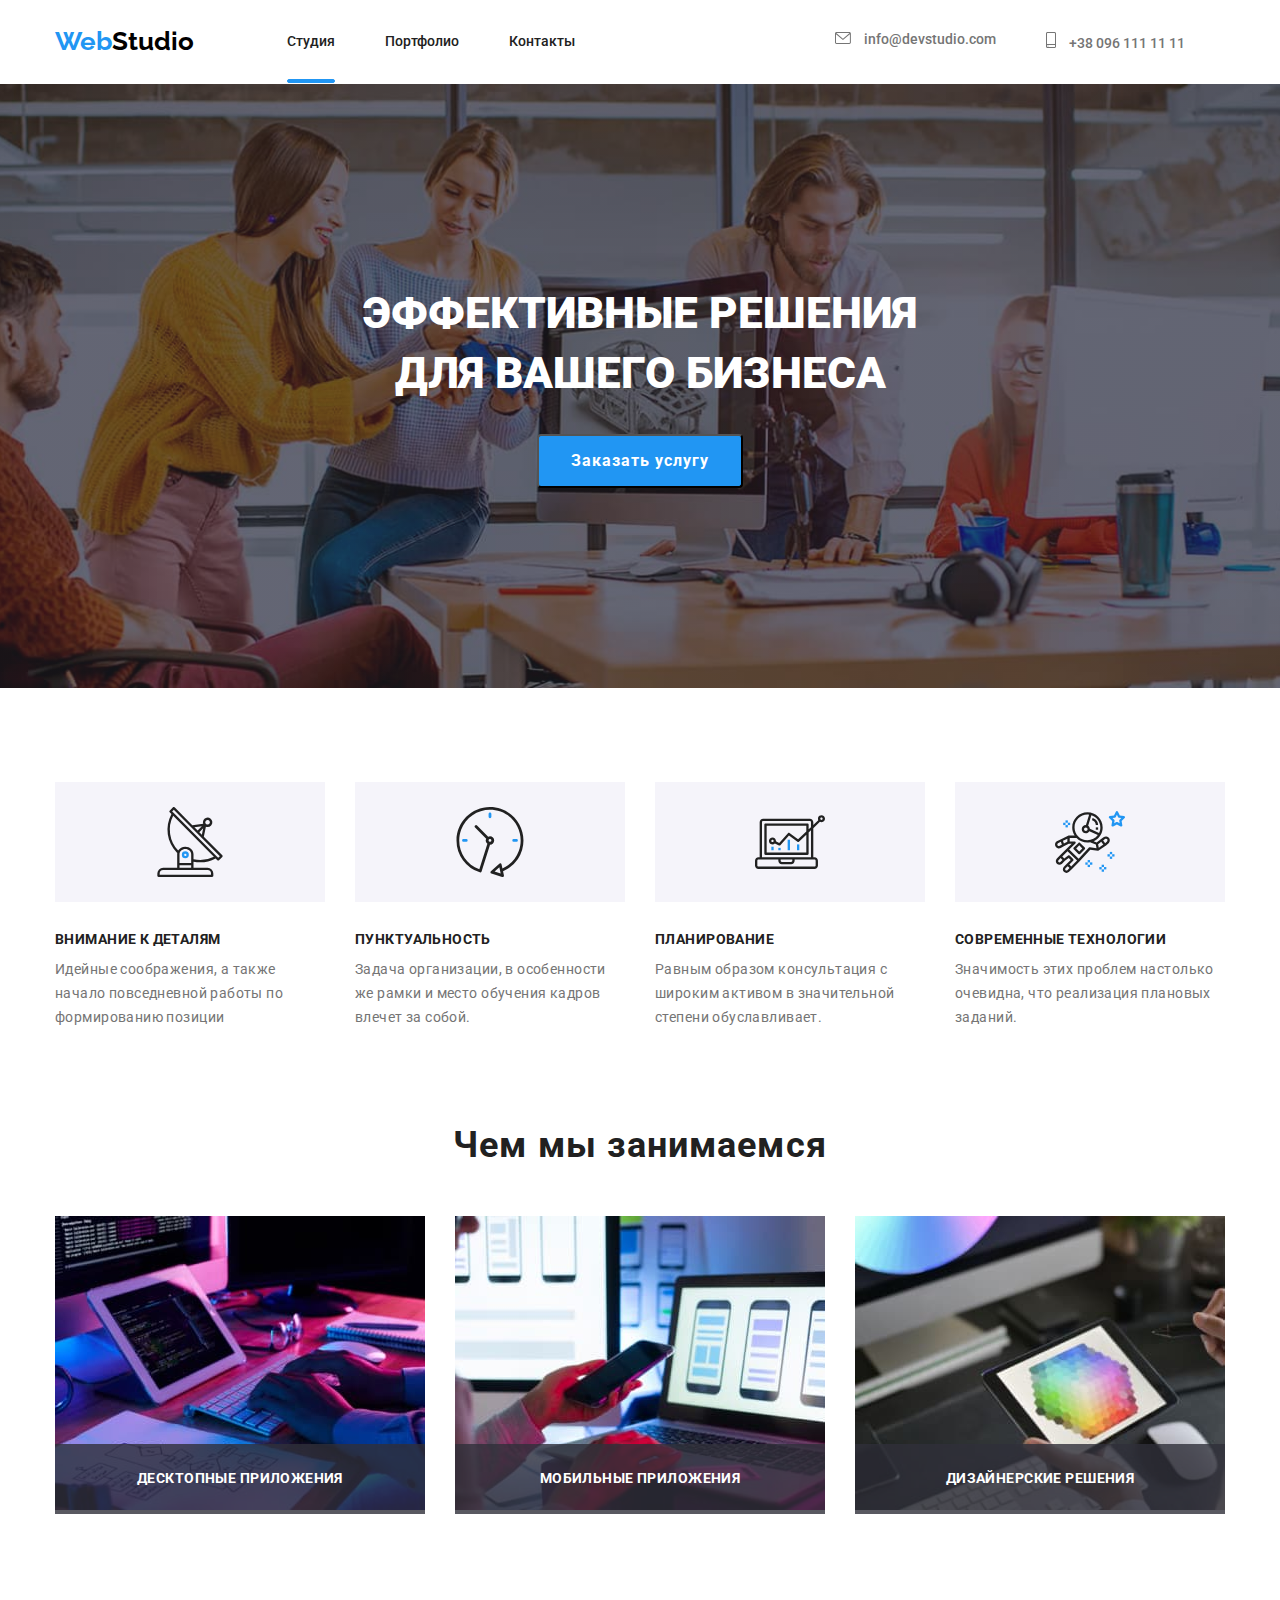
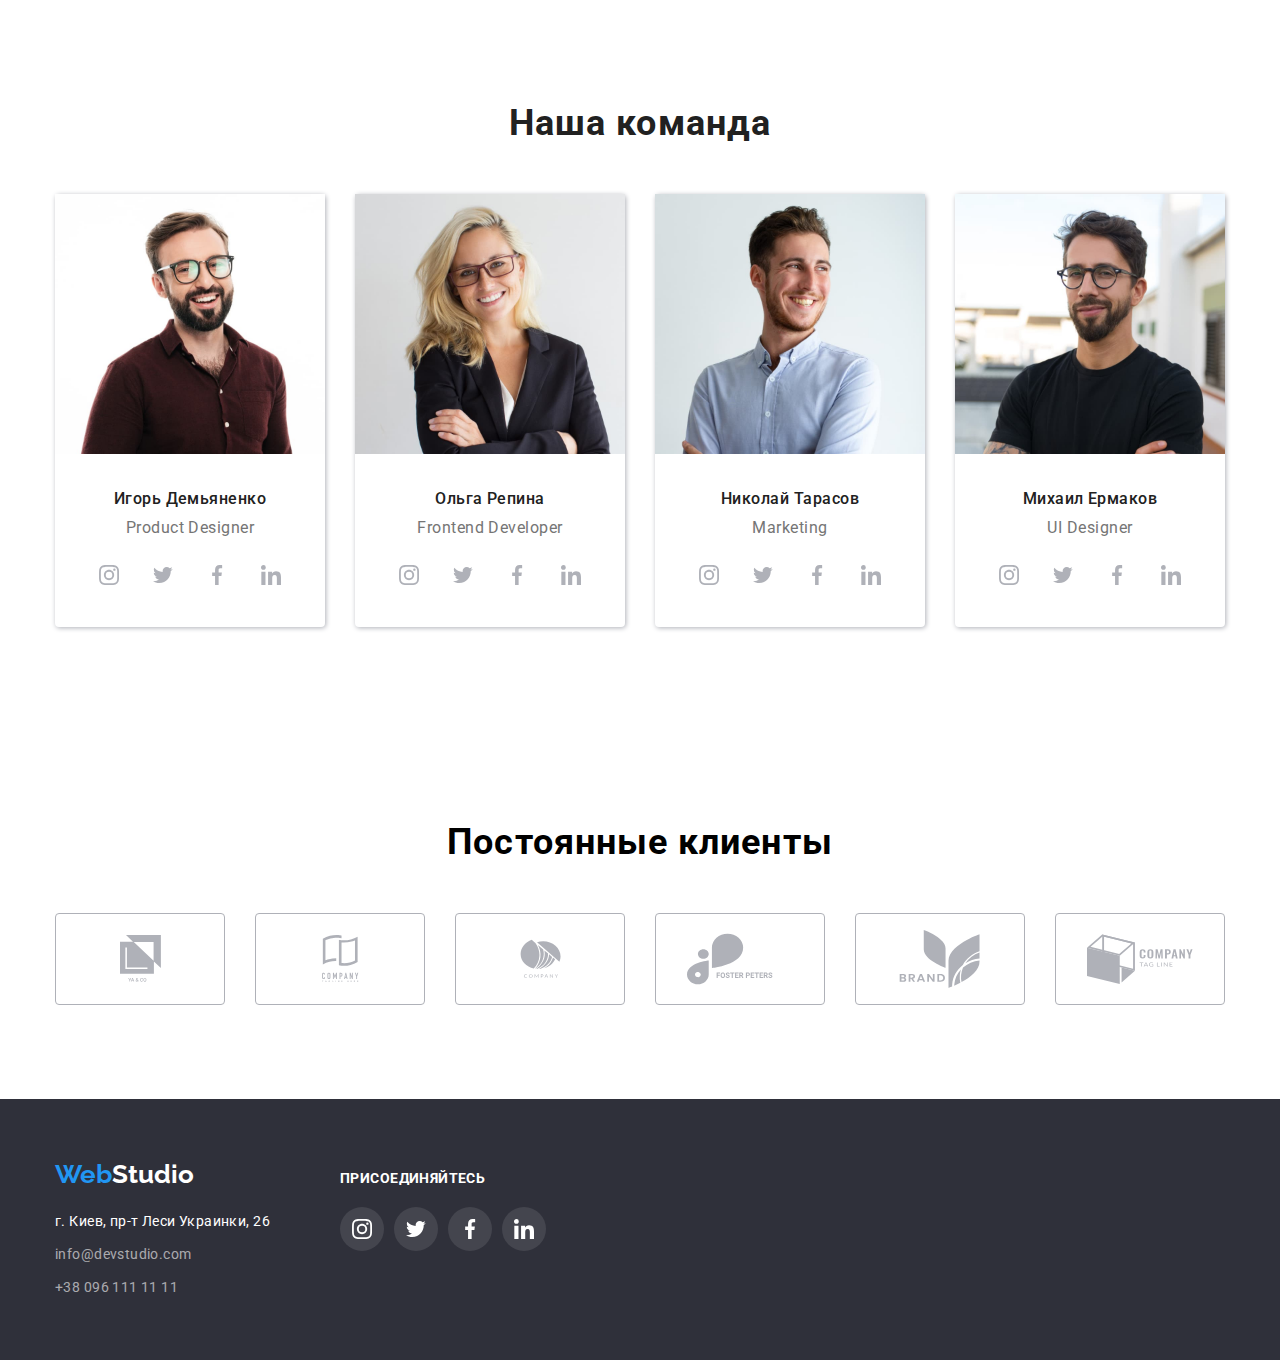
<file: index.html>
<!DOCTYPE html>
<html lang="ru">
  <head>
    <meta charset="UTF-8" />
    <meta http-equiv="X-UA-Compatible" content="IE=edge" />
    <meta name="viewport" content="width=device-width, initial-scale=1.0" />
    <title>Document</title>
    <link rel="preconnect" href="https://fonts.googleapis.com" />
    <link rel="preconnect" href="https://fonts.gstatic.com" crossorigin />
    <link
      href="https://fonts.googleapis.com/css2?family=Raleway:wght@700&family=Roboto:wght@400;500;700;900&display=swap"
      rel="stylesheet"
    />
    <link
      rel="stylesheet"
      href="https://cdnjs.cloudflare.com/ajax/libs/modern-normalize/1.1.0/modern-normalize.min.css"
    />
    <link rel="stylesheet" href="./css/styles.css" />
  </head>

  <body>
    <header class="header">
      <div class="container heading">
        <nav class="header-navigation">
          <!---Лого сайта-->
          <a href="./index.html" class="logo" lang="en">
            <span class="half-logo">Web</span>Studio
          </a>

          <ul class="list nav-head">
            <!-----------------Меню в хедере---------------->
            <li>
              <a href="./index.html" class="link header-link active-link"> Студия </a>
            </li>
            <li>
              <a href="./portfolio.html" class="link header-link">
                Портфолио
              </a>
            </li>
            <li>
              <a href="" class="link header-link"> Контакты </a>
            </li>
          </ul>
        </nav>
        <ul class="list post-and-phone">
          <!---------------Почта и телефон---------------->
          <li >
            <a href="mailto:info@devstudio.com" class="link header-link"
              ><svg class="for-mailto" width="16" height="12">
                <use href="./images/icons.svg#icon-envelope"></use>
              </svg>
              info@devstudio.com 
          </a>
          </li>
          <li>
            <a href="tel:+380961111111" class="link header-link"
              >
              <svg class="for-tel" width="10" height="16">
                <use href="./images/icons.svg#icon-smartphone"></use>
              </svg>
              +38 096 111 11 11</a
            >
          </li>
        </ul>
      </div>
    </header>

    <main>
      <!--------------------Герой------------------->
      <section class="hero">
        <div class="container">
          <h1 class="hero-text">
            Эффективные решения <br />
            для вашего бизнеса
          </h1>
          <button type="button" class="hero-button" data-modal-open>Заказать услугу</button>
        </div>
      </section>
      <!----------------------О нас------------------->
      <section class="about-section">
        <div class="container">
          <ul class="list about">
            <li class="about-topic antenna">
              <h3 class="about-us">Внимание к деталям</h3>
              <p class="about-us-text">
                Идейные соображения, а также начало повседневной работы по
                формированию позиции
              </p>
            </li>
            <li class="about-topic clock">
              <h3 class="about-us">Пунктуальность</h3>
              <p class="about-us-text">
                Задача организации, в особенности же рамки и место обучения
                кадров влечет за собой.
              </p>
            </li>
            <li class="about-topic diagram">
              <h3 class="about-us">Планирование</h3>
              <p class="about-us-text">
                Равным образом консультация с широким активом в значительной
                степени обуславливает.
              </p>
            </li>
            <li class="about-topic kosmonaut">
              <h3 class="about-us">Современные технологии</h3>
              <p class="about-us-text">
                Значимость этих проблем настолько очевидна, что реализация
                плановых заданий.
              </p>
            </li>
          </ul>
        </div>
      </section>
<!---------------------Чем мы занимаемся---------------------------->
      <section class="our-work">
        <div class="container">
            <h2 class="caption">Чем мы занимаемся</h2>
            <ul class="list content">
              <li class="action-jpeg">
                <img
                  src="./images/action1.jpg"
                  alt="Разработка логики программы"
                  width="370"
                  height="294"
                />
                <div class="action-text">
                  <p>Десктопные приложения</p>
                </div>
              </li>
              <li class="action-jpeg">
                <img
                  src="./images/action2.jpg"
                  alt="Ищем телефоны по фотороботу"
                  width="370"
                  height="294"
                />
                <div class="action-text">
                  <p>Мобильные приложения</p>
                </div>
              </li>
              <li class="action-jpeg">
                <img
                  src="./images/action3.jpg"
                  alt="Гадание по планшету"
                  width="370"
                  height="294"
                />
                <div class="action-text">
                  <p>Дизайнерские решения</p>
                </div>
              </li>
            </ul>
      </section>
        </div>
 <!-------------------Наша команда--------------> 
 <!----------------------------------->      
      <section class="team-introduction">
        <div class="container">
            <h2 class="caption">Наша команда</h2>
            <ul class="list content">
              <li class="team-list">
                <img
                  src="./images/team-card-1.jpg"
                  alt="Игорь Демьяненко"
                  width="270"
                  height="260"
                />
                <div class="team-info">
                  <h3 class="team">Игорь Демьяненко</h3>
                  <p lang="en" class="team-role">Product Designer</p>
                </div>
                <div>
                  <ul class="list social-list">
                    <li class="injoy-list-item">
                      <a href="" class="team-link instagram"><span class="visually-hidden">Instagram</span>
                        <svg class="icon"  width="20" height="20">
                      <use href="./images/icons.svg#icon-instagram"></use>
                    </svg>
                      </a>
                    </li>
                    <li class="injoy-list-item">
                      <a href="" class="team-link twitter"><span class="visually-hidden">Twitter</span>
                        <svg class="icon"  width="20" height="20">
                      <use href="./images/icons.svg#icon-twitter"></use>
                        </svg> </a>
                    </li>
                    <li class="injoy-list-item">
                      <a href="" class="team-link facebook"><span class="visually-hidden">facebook</span>
                        <svg class="icon"  width="20" height="20">
                      <use href="./images/icons.svg#icon-facebook"></use>
                        </svg> </a>
                    </li>
                    <li class="injoy-list-item">
                      <a href="" class="team-link linkedin"><span class="visually-hidden">linkedin</span>
                        <svg class="icon"  width="20" height="20">
                      <use href="./images/icons.svg#icon-linkedin"></use>
                        </svg> </a>
                    </li>
                  </ul>
                </div>
              </li>
              <li class="team-list">
                <img
                  src="./images/team-card-2.jpg"
                  alt="Ольга Репина"
                  width="270"
                  height="260"
                />
                <div class="team-info">
                  <h3 class="team">Ольга Репина</h3>
                  <p lang="en" class="team-role">Frontend Developer</p>
                </div>
                <div>
                  <ul class="list social-list">
                    <li class="injoy-list-item">
                      <a href="" class="team-link instagram"><span class="visually-hidden">Instagram</span>
                        <svg class="icon"  width="20" height="20">
                      <use href="./images/icons.svg#icon-instagram"></use>
                    </svg>
                      </a>
                    </li>
                    <li class="injoy-list-item">
                      <a href="" class="team-link twitter"><span class="visually-hidden">Twitter</span>
                        <svg class="icon"  width="20" height="20">
                      <use href="./images/icons.svg#icon-twitter"></use>
                        </svg> </a>
                    </li>
                    <li class="injoy-list-item">
                      <a href="" class="team-link facebook"><span class="visually-hidden">facebook</span>
                        <svg class="icon"  width="20" height="20">
                      <use href="./images/icons.svg#icon-facebook"></use>
                        </svg> </a>
                    </li>
                    <li class="injoy-list-item">
                      <a href="" class="team-link linkedin"><span class="visually-hidden">linkedin</span>
                        <svg class="icon"  width="20" height="20">
                      <use href="./images/icons.svg#icon-linkedin"></use>
                        </svg> </a>
                    </li>
                  </ul>
                </div>
              </li>
              <li class="team-list">
                <img
                  src="./images/team-card-3.jpg"
                  alt="Николай Тарасов"
                  width="270"
                  height="260"
                />
                <div class="team-info">
                  <h3 class="team">Николай Тарасов</h3>
                  <p lang="en" class="team-role">Marketing</p>
                </div> 
                <div>
                  <ul class="list social-list">
                    <li class="injoy-list-item">
                      <a href="" class="team-link instagram"><span class="visually-hidden">Instagram</span>
                        <svg class="icon"  width="20" height="20">
                      <use href="./images/icons.svg#icon-instagram"></use>
                    </svg>
                      </a>
                    </li>
                    <li class="injoy-list-item">
                      <a href="" class="team-link twitter"><span class="visually-hidden">Twitter</span>
                        <svg class="icon"  width="20" height="20">
                      <use href="./images/icons.svg#icon-twitter"></use>
                        </svg> </a>
                    </li>
                    <li class="injoy-list-item">
                      <a href="" class="team-link facebook"><span class="visually-hidden">facebook</span>
                        <svg class="icon"  width="20" height="20">
                      <use href="./images/icons.svg#icon-facebook"></use>
                        </svg> </a>
                    </li>
                    <li class="injoy-list-item">
                      <a href="" class="team-link linkedin"><span class="visually-hidden">linkedin</span>
                        <svg class="icon"  width="20" height="20">
                      <use href="./images/icons.svg#icon-linkedin"></use>
                        </svg> </a>
                    </li>
                  </ul>
                </div>           
              </li>
              <li class="team-list">
                <img
                  src="./images/team-card-4.jpg"
                  alt="Михаил Ермаков"
                  width="270"
                  height="260"
                />
                <div class="team-info">
                  <h3 class="team">Михаил Ермаков</h3>
                  <p lang="en" class="team-role">UI Designer</p>
                </div>
                <div>
                  <ul class="list social-list">
                    <li class="injoy-list-item">
                      <a href="" class="team-link instagram"><span class="visually-hidden">Instagram</span>
                        <svg class="icon"  width="20" height="20">
                      <use href="./images/icons.svg#icon-instagram"></use>
                    </svg>
                      </a>
                    </li>
                    <li class="injoy-list-item">
                      <a href="" class="team-link twitter"><span class="visually-hidden">Twitter</span>
                        <svg class="icon"  width="20" height="20">
                      <use href="./images/icons.svg#icon-twitter"></use>
                        </svg> </a>
                    </li>
                    <li class="injoy-list-item">
                      <a href="" class="team-link facebook"><span class="visually-hidden">facebook</span>
                        <svg class="icon"  width="20" height="20">
                      <use href="./images/icons.svg#icon-facebook"></use>
                        </svg> </a>
                    </li>
                    <li class="injoy-list-item">
                      <a href="" class="team-link linkedin"><span class="visually-hidden">linkedin</span>
                        <svg class="icon"  width="20" height="20">
                      <use href="./images/icons.svg#icon-linkedin"></use>
                        </svg> </a>
                    </li>
                  </ul>
                </div>
              </li>
            </ul>
          </div>
        </section>
        <!--------------------------Наши клиенты------------------------------------->
        <section class="clients">
          <div>
            <h3 class="our-clients">Постоянные клиенты</h3>
            <ul class="list clients-list">
              <li class="company-list-item">
                <a href="" class="company flashing-icons"><span class="visually-hidden">YA&CO</span>
                  <svg class="icon"  width="41" height="47">
                <use href="./images/icons.svg#icon-group-first"></use>
              </svg>
                </a>
              </li>
              <li class="company-list-item">
                <a href="" class="company flashing-icons"><span class="visually-hidden">Company tagline here</span>
                  <svg class="icon"  width="41" height="47">
                <use href="./images/icons.svg#icon-tagline-logo"></use>
              </svg>
                </a>
              </li>
              <li class="company-list-item">
                <a href="" class="company flashing-icons"><span class="visually-hidden">Company half-circle</span>
                  <svg class="icon"  width="41" height="47">
                <use href="./images/icons.svg#icon-company-third"></use>
              </svg>
                </a>
              </li>
              <li class="company-list-item">
                <a href="" class="company flashing-icons"><span class="visually-hidden">Foster Peters</span>
                  <svg class="icon"  width="106" height="60">
                <use href="./images/icons.svg#icon-foster-peters"></use>
              </svg>
                </a>
              </li>
              <li class="company-list-item">
                <a href="" class="company flashing-icons"><span class="visually-hidden">List-brand</span>
                  <svg class="icon"  width="106" height="60">
                <use href="./images/icons.svg#icon-logo-brand"></use>
              </svg>
                </a>
              </li>
              <li class="company-list-item">
                <a href="" class="company flashing-icons"><span class="visually-hidden">Square company</span>
                  <svg class="icon"  width="106" height="60">
                <use href="./images/icons.svg#icon-company-tag-line"></use>
              </svg>
                </a>
              </li>
            </ul>
          </div>
        </section>
    </main>
    <!------------------------footer--------------->
    <footer>
      <div class="container foot-and-injoy">
        <div>
          <a href="./index.html" class="lower-logo" lang="en">
            <span class="left-half-logo-footer">Web</span
            ><span class="right-half-logo-footer">Studio</span>
          </a>
          <address class="address-ccs">
            <ul>
              <li class="list footer-adress">
                <a
                  href="https://goo.gl/maps/MTrRzGX6fxmaniAc8"
                  target="_blank"
                  rel="noopener noreferrer"
                  class="link"
                  >г. Киев, пр-т Леси Украинки, 26</a
                >
              </li>
              <li class="list footer-post-and-phone">
                <a href="mailto:info@devstudio.com" class="link"
                  >info@devstudio.com</a
                >
              </li>
              <li class="list footer-post-and-phone">
                <a href="tel:+380961111111" class="link">+38 096 111 11 11</a>
              </li>
            </ul>
          </address>
        </div>
          <div class="injoy">
            <h3 class="injoy-text">присоединяйтесь</h3>
            <ul class="list injoy-list">
              <li class="injoy-list-item ">
                <a href="" class="social-link"><span class="visually-hidden">Instagram</span>
                  <svg class="icon"  width="20" height="20">
                <use href="./images/icons.svg#icon-instagram"></use>
              </svg>
                </a>
              </li>
              <li class="injoy-list-item">
                 <a href="" class="social-link"><span class="visually-hidden">Twitter</span>
                  <svg class="icon"  width="20" height="20">
                <use href="./images/icons.svg#icon-twitter"></use>
                  </svg> </a>
              </li>
              <li class="injoy-list-item">
                <a href="" class="social-link"><span class="visually-hidden">facebook</span>
                  <svg class="icon"  width="20" height="20">
                <use href="./images/icons.svg#icon-facebook"></use>
                  </svg> </a>
              </li>
              <li class="injoy-list-item">
                <a href="" class="social-link"><span class="visually-hidden">linkedin</span>
                  <svg class="icon"  width="20" height="20">
                <use href="./images/icons.svg#icon-linkedin"></use>
                  </svg> </a>
              </li>
            </ul>
          </div>
      </div>
      
    </footer>

    <!-------------------------Модалка--------------->
    <div class="backdrop is-hidden" data-modal>
      <div class="modal">
        <button type="button" class="close" data-modal-close></button>
      </div>
    </div>

    <script src="./js/modal.js"></script>
  </body>
</html>
</file>
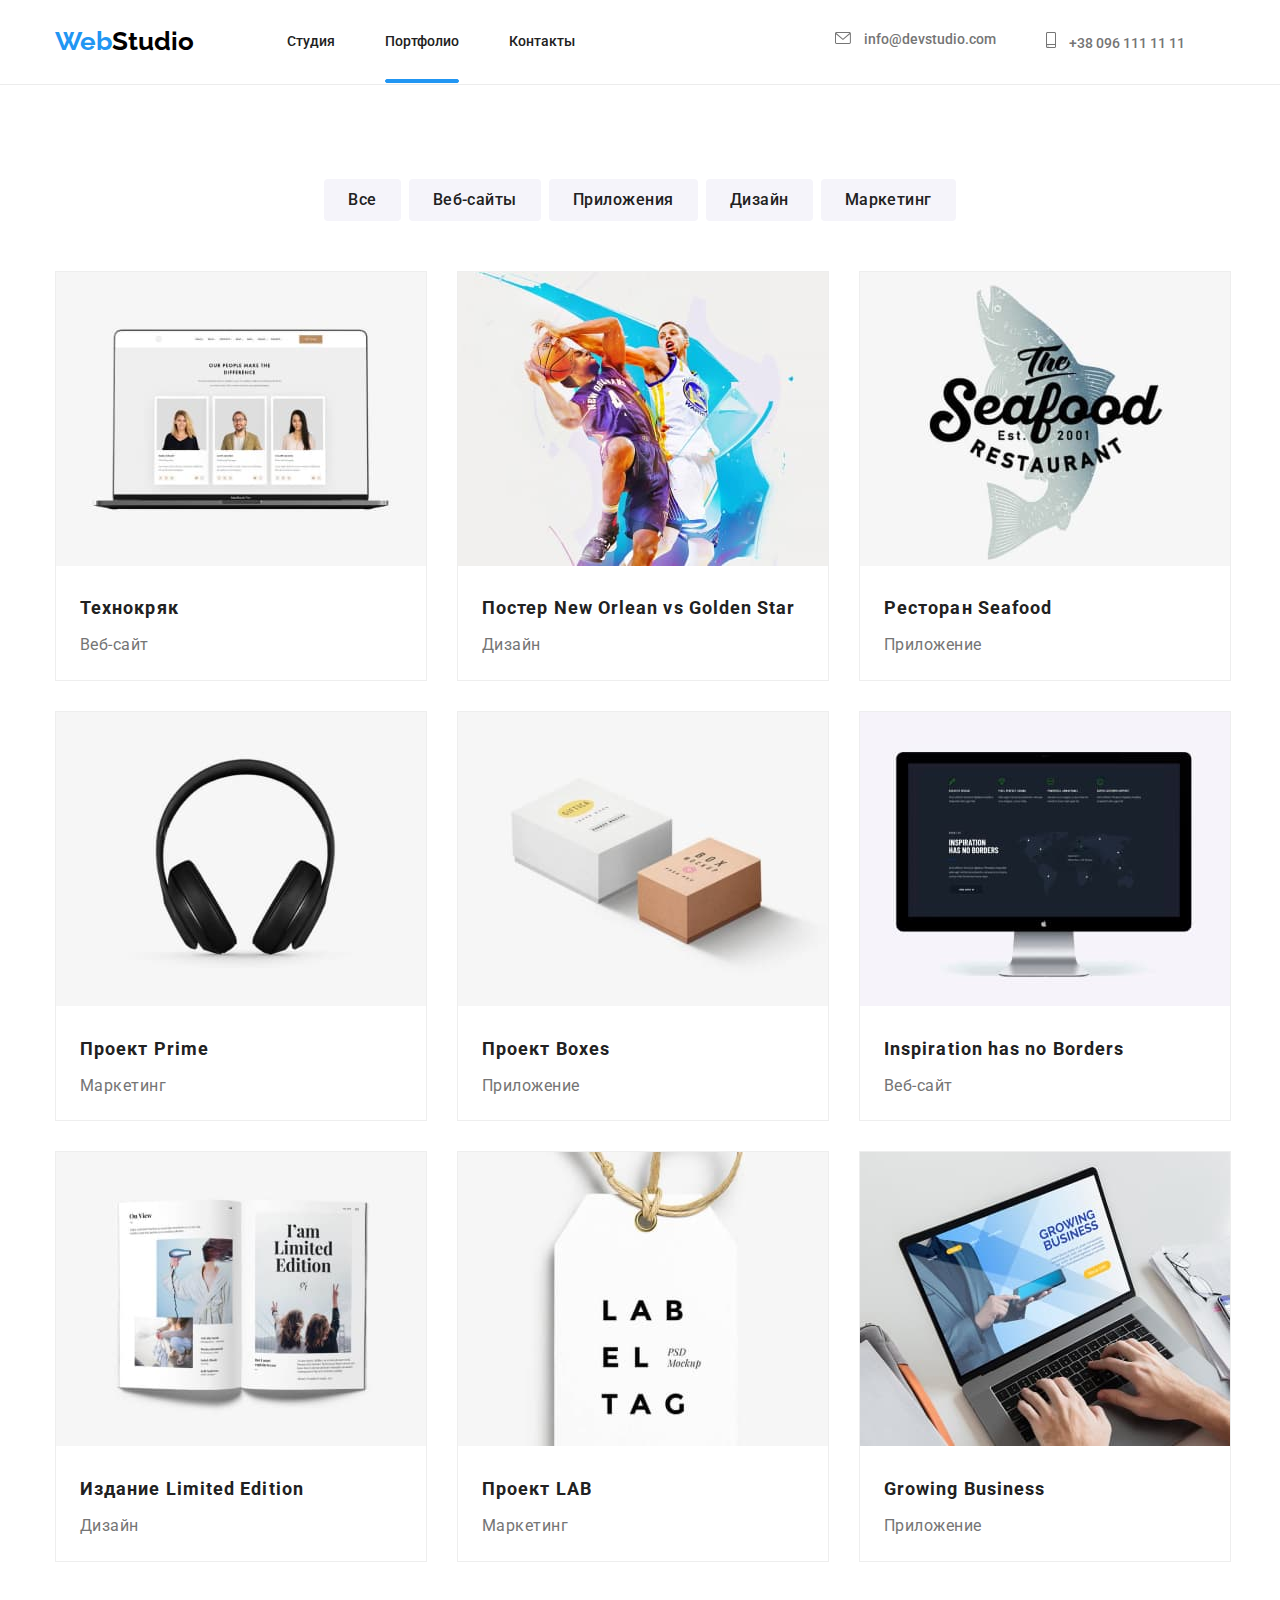
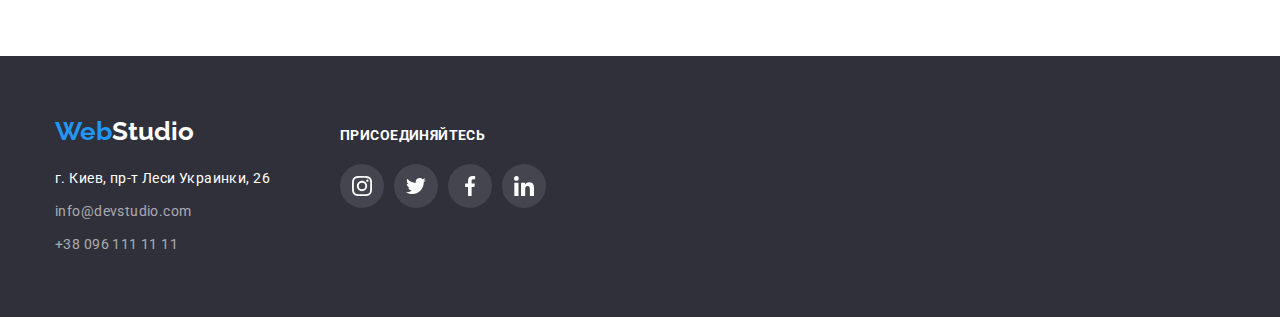
<file: portfolio.html>
<!DOCTYPE html>
<html lang="ru">
  <head>
    <meta charset="UTF-8" />
    <meta http-equiv="X-UA-Compatible" content="IE=edge" />
    <meta name="viewport" content="width=device-width, initial-scale=1.0" />
    <title>Document</title>
    <link rel="preconnect" href="https://fonts.googleapis.com" />
    <link rel="preconnect" href="https://fonts.gstatic.com" crossorigin />
    <link
      href="https://fonts.googleapis.com/css2?family=Raleway:wght@700&family=Roboto:wght@400;500;700;900&display=swap"
      rel="stylesheet"
    />
    <link
      rel="stylesheet"
      href="https://cdnjs.cloudflare.com/ajax/libs/modern-normalize/1.1.0/modern-normalize.min.css"
    />
    <link rel="stylesheet" href="./css/styles.css" />
  </head>
  <body>
    <header class="header">
      <div class="container heading">
        <nav class="header-navigation">
          <!---Лого сайта-->
          <a href="./index.html" class="logo" lang="en">
            <span class="half-logo">Web</span>Studio
          </a>

          <ul class="list nav-head">
            <!-----------------Меню в хедере---------------->
            <li>
              <a href="./index.html" class="link header-link"> Студия </a>
            </li>
            <li>
              <a href="./portfolio.html" class="link header-link active-link">
                Портфолио
              </a>
            </li>
            <li>
              <a href="" class="link header-link"> Контакты </a>
            </li>
          </ul>
        </nav>
        <ul class="list post-and-phone">
          <!---------------Почта и телефон---------------->
          <li>
            <a href="mailto:info@devstudio.com" class="link header-link"
              ><svg class="for-mailto" width="16" height="12">
                <use href="./images/icons.svg#icon-envelope"></use>
              </svg>
              info@devstudio.com
            </a>
          </li>
          <li>
            <a href="tel:+380961111111" class="link header-link">
              <svg class="for-tel" width="10" height="16">
                <use href="./images/icons.svg#icon-smartphone"></use>
              </svg>
              +38 096 111 11 11</a
            >
          </li>
        </ul>
      </div>
    </header>

    <main>
      <h1 class="visually-hidden">Портфолио</h1>
      <section class="port">
        <div class="container">
          <ul class="list content filter-button">
            <li>
              <button type="button" class="portfolio-button">Все</button>
            </li>
            <li>
              <button type="button" class="portfolio-button">Веб-сайты</button>
            </li>
            <li>
              <button type="button" class="portfolio-button">Приложения</button>
            </li>
            <li>
              <button type="button" class="portfolio-button">Дизайн</button>
            </li>
            <li>
              <button type="button" class="portfolio-button">Маркетинг</button>
            </li>
          </ul>

          <ul class="list content content-projects">
            <li class="projects">
              <div class="thumb">
                <img
                  src="./images/portfolio-1.jpg"
                  alt="Технокряк"
                  width="370"
                  height="294"
                />
                <div class="project-topic">
                  <p>
                    Технокряк это современная площадка распространения
                    коронавируса. Компании используют эту платформу для
                    цифрового шпионажа и атак на защищённые сервера конкурентов.
                  </p>
                </div>
              </div>
              <div class="info-project">
                <h2 class="company-name">Технокряк</h2>
                <p class="project-type">Веб-сайт</p>
              </div>
            </li>

            <li class="projects">
              <div class="thumb">
                <img
                  src="./images/portfolio-2.jpg"
                  alt="Постер New Orlean vs Golden Star"
                  width="370"
                  height="294"
                />
                <div class="project-topic">
                  <p>
                    Lorem ipsum, dolor sit amet consectetur adipisicing elit.
                    Ipsam atque debitis fugiat sunt nisi libero beatae maxime
                    nostrum quam maiores.
                  </p>
                </div>
              </div>
              <div class="info-project">
                <h2 class="company-name">
                  Постер <span lang="en">New Orlean vs Golden Star</span>
                </h2>
                <p class="project-type">Дизайн</p>
              </div>
            </li>

            <li class="projects">
              <div class="thumb">
                <img
                  src="./images/portfolio-3.jpg"
                  alt="Ресторан Seafood"
                  width="370"
                  height="294"
                />
                <div class="project-topic">
                  <p>
                    Lorem ipsum dolor sit amet consectetur adipisicing elit.
                    Consequatur, dolores facilis alias quam sapiente dolorem
                    expedita amet soluta et, earum magni repellendus quibusdam
                    maiores, explicabo accusantium id in atque temporibus!
                  </p>
                </div>
              </div>
              <div class="info-project">
                <h2 class="company-name">
                  Ресторан <span lang="en">Seafood</span>
                </h2>
                <p class="project-type">Приложение</p>
              </div>
            </li>

            <li class="projects">
              <div class="thumb">
                <img
                  src="./images/portfolio-4.jpg"
                  alt="Проект Prime"
                  width="370"
                  height="294"
                />
                <div class="project-topic">
                  <p>
                    Lorem ipsum dolor sit amet consectetur adipisicing elit.
                    Consequatur, dolores facilis alias quam sapiente dolorem
                    expedita amet soluta et, earum magni repellendus quibusdam
                    maiores, explicabo accusantium id in atque temporibus!
                  </p>
                </div>
              </div>
              <div class="info-project">
                <h2 class="company-name">
                  Проект <span lang="en">Prime</span>
                </h2>
                <p class="project-type">Маркетинг</p>
              </div>
            </li>

            <li class="projects">
              <div class="thumb">
                <img
                  src="./images/portfolio-5.jpg"
                  alt="Проект Boxes"
                  width="370"
                  height="294"
                />
                <div class="project-topic">
                  <p>
                    Lorem ipsum dolor sit amet consectetur adipisicing elit.
                    Consequatur, dolores facilis alias quam sapiente dolorem
                    expedita amet soluta et, earum magni repellendus quibusdam
                    maiores, explicabo accusantium id in atque temporibus!
                  </p>
                </div>
              </div>
              <div class="info-project">
                <h2 class="company-name">
                  Проект <span lang="en">Boxes</span>
                </h2>
                <p class="project-type">Приложение</p>
              </div>
            </li>

            <li class="projects">
              <div class="thumb">
                <img
                  src="./images/portfolio-6.jpg"
                  alt="Inspiration has no Borders"
                  width="370"
                  height="294"
                />
                <div class="project-topic">
                  <p>
                    Lorem ipsum dolor sit amet consectetur adipisicing elit.
                    Consequatur, dolores facilis alias quam sapiente dolorem
                    expedita amet soluta et, earum magni repellendus quibusdam
                    maiores, explicabo accusantium id in atque temporibus!
                  </p>
                </div>
              </div>
              <div class="info-project">
                <h2 lang="en" class="company-name">
                  Inspiration has no Borders
                </h2>
                <p class="project-type">Веб-сайт</p>
              </div>
            </li>

            <li class="projects">
              <div class="thumb">
                <img
                  src="./images/portfolio-7.jpg"
                  alt="Издание Limited Edition"
                  width="370"
                  height="294"
                />
                <div class="project-topic">
                  <p>
                    Lorem ipsum dolor sit amet consectetur adipisicing elit.
                    Consequatur, dolores facilis alias quam sapiente dolorem
                    expedita amet soluta et, earum magni repellendus quibusdam
                    maiores, explicabo accusantium id in atque temporibus!
                  </p>
                </div>
              </div>
              <div class="info-project">
                <h2 class="company-name">
                  Издание <span lang="en">Limited Edition</span>
                </h2>
                <p class="project-type">Дизайн</p>
              </div>
            </li>

            <li class="projects">
              <div class="thumb">
                <img
                  src="./images/portfolio-8.jpg"
                  alt="Проект LAB"
                  width="370"
                  height="294"
                />
                <div class="project-topic">
                  <p>
                    Lorem ipsum dolor sit amet consectetur adipisicing elit.
                    Consequatur, dolores facilis alias quam sapiente dolorem
                    expedita amet soluta et, earum magni repellendus quibusdam
                    maiores, explicabo accusantium id in atque temporibus!
                  </p>
                </div>
              </div>
              <div class="info-project">
                <h2 class="company-name">Проект <span lang="en">LAB</span></h2>
                <p class="project-type">Маркетинг</p>
              </div>
            </li>

            <li class="projects">
              <div class="thumb">
                <img
                  src="./images/portfolio-9.jpg"
                  alt="Growing Business"
                  width="370"
                  height="294"
                />
                <div class="project-topic">
                  <p>
                    Lorem ipsum dolor sit amet consectetur adipisicing elit.
                    Consequatur, dolores facilis alias quam sapiente dolorem
                    expedita amet soluta et, earum magni repellendus quibusdam
                    maiores, explicabo accusantium id in atque temporibus!
                  </p>
                </div>
              </div>
              <div class="info-project">
                <h2 lang="en" class="company-name">Growing Business</h2>
                <p class="project-type">Приложение</p>
              </div>
            </li>
          </ul>
        </div>
      </section>
    </main>

    <footer>
      <div class="container foot-and-injoy">
        <div>
          <a href="./index.html" class="lower-logo" lang="en">
            <span class="left-half-logo-footer">Web</span
            ><span class="right-half-logo-footer">Studio</span>
          </a>
          <address class="address-ccs">
            <ul>
              <li class="list footer-adress">
                <a
                  href="https://goo.gl/maps/MTrRzGX6fxmaniAc8"
                  target="_blank"
                  rel="noopener noreferrer"
                  class="link"
                  >г. Киев, пр-т Леси Украинки, 26</a
                >
              </li>
              <li class="list footer-post-and-phone">
                <a href="mailto:info@devstudio.com" class="link"
                  >info@devstudio.com</a
                >
              </li>
              <li class="list footer-post-and-phone">
                <a href="tel:+380961111111" class="link">+38 096 111 11 11</a>
              </li>
            </ul>
          </address>
        </div>
        <div class="injoy">
          <h3 class="injoy-text">присоединяйтесь</h3>
          <ul class="list injoy-list">
            <li class="injoy-list-item">
              <a href="" class="social-link instagram"
                ><span class="visually-hidden">Instagram</span>
                <svg class="icon" width="20" height="20">
                  <use href="./images/icons.svg#icon-instagram"></use>
                </svg>
              </a>
            </li>
            <li class="injoy-list-item">
              <a href="" class="social-link twitter"
                ><span class="visually-hidden">Twitter</span>
                <svg class="icon" width="20" height="20">
                  <use href="./images/icons.svg#icon-twitter"></use>
                </svg>
              </a>
            </li>
            <li class="injoy-list-item">
              <a href="" class="social-link facebook"
                ><span class="visually-hidden">facebook</span>
                <svg class="icon" width="20" height="20">
                  <use href="./images/icons.svg#icon-facebook"></use>
                </svg>
              </a>
            </li>
            <li class="injoy-list-item">
              <a href="" class="social-link linkedin"
                ><span class="visually-hidden">linkedin</span>
                <svg class="icon" width="20" height="20">
                  <use href="./images/icons.svg#icon-linkedin"></use>
                </svg>
              </a>
            </li>
          </ul>
        </div>
      </div>
    </footer>
  </body>
</html>
</file>
<file: css/styles.css>
/**VAR**/
:root {
  --main-text-color: #757575;
  --header-text-color: #212121;
  --background-color: #2f303a;
  --light-text-color: #ffffff;
  --second-color: #2196f3;
  --company-color: #afb1b8;
  --timing: 250ms;
  --cubik: cubic-bezier(0.4, 0, 0.2, 1);
}
/***Общее**/
html {
  box-sizing: border-box;
}

body {
  font-family: Roboto, sans-serif;
  font-style: normal;
}

/**Небольшой RESET после нормализации*/
p,
h1,
h2,
h3,
h4,
h5,
h6 {
  margin-top: 0px;
  margin-bottom: 0px;
}
ul {
  margin-top: 0px;
  margin-bottom: 0px;
  padding-left: 0px;
}

.link {
  text-decoration: none;

  transition-property: color, fill;
  transition-duration: var(--timing);
  transition-timing-function: var(--cubik);
}

.list {
  list-style: none;
}
/**Общий контейнер для элементов макета**/
.container {
  width: 1200px;
  padding-left: 15px;
  padding-right: 15px;
  margin: 0 auto;
}

.content {
  display: flex;
  flex-wrap: wrap;
}

.flashing-icons {
  transition-property: fill, border;
  transition-duration: var(--timing);
  transition-timing-function: var(--cubik);
}

/**header css**/

.header .conteiner {
  display: flex;
  align-items: center;
}

.heading {
  display: flex;
}
.header-link {
  display: block;
  position: relative;
  padding-top: 32px;
  padding-bottom: 32px;
}
.active-link::after {
  content: "";
  position: absolute;
  display: block;
  left: 0;
  bottom: 0;

  width: 100%;
  height: 4px;
  border-radius: 4px;
  background-color: var(--second-color);
  border: 1px solid var(--second-color);
  margin-bottom: -1.5px;
}

.logo {
  font-family: Raleway, sans-serif;
  font-weight: 700;
  font-size: 26px;
  line-height: 1.2;
  color: #000000;
  text-decoration: none;
  padding-top: 24px;
  padding-bottom: 24px;
  margin-right: 93px;
}
.half-logo {
  color: var(--second-color);
}

.header-navigation {
  display: flex;
  align-items: center;
}
.nav-head {
  font-weight: 500;
  font-size: 14px;
  line-height: 1.14;
  color: var(--header-text-color);
  /*padding-top: 32px;
  padding-bottom: 32px;*/

  display: flex;
}
.for-mailto,
.for-tel {
  fill: currentColor;
  align-items: center;
  display: inline-flex;
  margin-right: 10px;
}
.for-mailto:hover,
.for-tel:hover {
  fill: currentColor;
}

.nav-head li:not(:last-child),
.post-and-phone li:not(:last-child) {
  margin-right: 50px;
}

.nav-head .link {
  color: var(--header-text-color);
}
.post-and-phone {
  font-weight: 500;
  font-size: 14px;
  line-height: 1.14;
  color: var(--main-text-color);

  display: flex;
  /*padding-top: 32px;
  padding-bottom: 32px;*/
  margin-left: auto;
  margin-right: 40px;
}
.post-and-phone .link {
  color: var(--main-text-color);
}

/***main css**/

/**Герой**/
.hero {
  background: var(--background-color);
  flex-grow: 1;
  text-align: center;
  padding-top: 200px;
  padding-bottom: 200px;

  background-image: linear-gradient(
      to right,
      rgba(47, 48, 58, 0.4),
      rgba(47, 48, 58, 0.4)
    ),
    url(../images/hero.jpg);
  background-repeat: no-repeat;
  background-position: center;
  background-size: cover;
}
.hero-text {
  font-weight: 900;
  font-size: 44px;
  line-height: 1.36;
  text-transform: uppercase;
  color: var(--light-text-color);
}
.hero-button {
  font-family: Roboto, sans-serif;
  font-style: normal;
  font-weight: 700;
  font-size: 16px;
  line-height: 1.9;
  align-items: center;
  text-align: center;
  letter-spacing: 0.06em;
  color: var(--light-text-color);
  background-color: var(--second-color);
  cursor: pointer;
  border-radius: 4px;
  padding: 10px 32px;
  display: inline-block;
  min-width: 200px;
  margin-top: 30px;
}
/************Секция "О нас"*******************/
.about-section {
  padding-top: 94px;
  padding-bottom: 94px;
  display: flex;
}
.about {
  display: flex;
}

.about-us {
  font-weight: 700;
  font-size: 14px;
  line-height: 1.14;
  letter-spacing: 0.03em;
  text-transform: uppercase;
  color: var(--header-text-color);
  margin-bottom: 10px;
}

.about-us-text {
  font-weight: 400;
  font-size: 14px;
  line-height: 1.71;
  letter-spacing: 0.03em;
  color: var(--main-text-color);
  width: 270px;
}

.about-topic:not(:last-child) {
  margin-right: 30px;
}
.about-topic::before {
  content: "";
  display: block;
  height: 120px;
  background-color: #f5f4fa;
  background-size: contain;
  background-repeat: no-repeat;
  align-items: center;
  margin-bottom: 30px;
}

.antenna::before {
  background-image: url(../images/antenna-svg.svg);
}

.clock::before {
  background-image: url(../images/clock-svg.svg);
}
.diagram::before {
  background-image: url(../images/diagram-svg.svg);
}
.kosmonaut::before {
  background-image: url(../images/kosmonaut-svg.svg);
}
/***********************Чем мы занимаемся**************************************/
.our-work {
  padding-bottom: 94px;
}
.caption {
  font-weight: 700;
  font-size: 36px;
  line-height: 1.17;
  text-align: center;
  letter-spacing: 0.03em;
  color: var(--header-text-color);
  margin-bottom: 50px;
}

.action-jpeg {
  position: relative;
}
.action-jpeg:not(:last-child) {
  margin-right: 30px;
}

.action-text {
  height: 70px;
  width: 100%;
  position: absolute;
  bottom: 0;
  display: flex;

  font-style: normal;
  font-weight: 700;
  font-size: 14px;
  line-height: 1.14;
  justify-content: center;
  align-items: center;
  letter-spacing: 0.03em;
  text-transform: uppercase;
  /***padding-top: 27px;*/

  color: var(--light-text-color);
  background-color: rgba(47, 48, 58, 0.8);
}
/****************************Наша команда******************************/
.team {
  font-weight: 500;
  font-size: 16px;
  line-height: 1.19;
  letter-spacing: 0.03em;
  text-align: center;

  color: var(--header-text-color);
  padding-bottom: 10px;
}
.team-info {
  padding-top: 30px;
  padding-bottom: 16px;
}
.team-role {
  font-weight: 400;
  font-size: 16px;
  line-height: 1.19;
  letter-spacing: 0.03em;
  text-align: center;
  color: var(--main-text-color);
}
.team-list {
  box-shadow: 1px 1px 5px var(--company-color);
  border-radius: 4px;
}

.team-list:not(:last-child) {
  margin-right: 30px;
}
.team-introduction {
  padding-bottom: 94px;
  padding-top: 94px;
  /**background-color: #F5F4FA;*/
}
.social-list {
  display: flex;
  justify-content: center;
  padding-bottom: 30px;
}
.team-link {
  height: 44px;
  width: 44px;
  display: flex;
  align-items: center;
  justify-content: center;
  fill: var(--company-color);
  border-radius: 50%;
  background-color: transparent;

  transition-property: background-color, fill;
  transition-duration: var(--timing);
  transition-timing-function: var(--cubik);
}

.team-link:hover,
.team-link:focus {
  background-color: var(--second-color);
  fill: var(--light-text-color);
}
/*********************Наши клиенты*******************************/
.clients {
  padding-top: 100px;
  /*padding-bottom: 236px;*/
}
.our-clients {
  font-weight: 700;
  font-size: 36px;
  line-height: 1.17;
  text-align: center;
  letter-spacing: 0.03em;
  margin-bottom: 50px;
}

.clients-list {
  display: flex;
  justify-content: center;
  padding-bottom: 94px;
}
.company {
  content: "";
  height: 92px;
  width: 170px;
  display: flex;
  align-items: center;
  justify-content: center;
  border-radius: 4px;
  fill: var(--company-color);
  border: 1px solid var(--company-color);
}
.company:hover,
.company:focus {
  fill: var(--second-color);
  border: 1px solid var(--second-color);
}

/**************************footer css**************************/
footer {
  background: var(--background-color);
  padding-top: 60px;
  padding-bottom: 60px;
}

.lower-logo {
  font-family: Raleway, sans-serif;
  font-weight: 700;
  font-size: 26px;
  line-height: 1.2;
  color: #000000;
  text-decoration: none;
}

.left-half-logo-footer {
  color: var(--second-color);
}
.right-half-logo-footer {
  color: var(--light-text-color);
}
.footer-post-and-phone:not(:last-child) {
  margin-bottom: 9px;
}
.footer-adress {
  margin-bottom: 9px;
}
.footer-post-and-phone .link {
  font-style: normal;
  font-size: 14px;
  line-height: 1.71;
  letter-spacing: 0.03em;
  color: rgba(255, 255, 255, 0.6);
}
.address-ccs {
  margin-top: 20px;
}

.footer-adress .link {
  font-style: normal;
  font-size: 14px;
  line-height: 1.71;
  letter-spacing: 0.03em;
  color: var(--light-text-color);
}

/******************************Социалки*******************************/
.injoy {
  margin-left: 70px;
  margin-top: 12px;
}
.injoy-text {
  font-weight: 700;
  font-size: 14px;
  line-height: 1.14;
  letter-spacing: 0.03em;
  text-transform: uppercase;

  color: var(--light-text-color);
  margin-bottom: 20px;
}
.injoy-list {
  display: flex;
  justify-content: center;
}
.social-link {
  height: 44px;
  width: 44px;
  display: flex;
  align-items: center;
  justify-content: center;
  border-radius: 50%;
  background-color: rgba(255, 255, 255, 0.1);
  fill: var(--light-text-color);

  transition-property: background-color;
  transition-duration: var(--timing);
  transition-timing-function: var(--cubik);
}
.social-link:hover,
.social-link:focus {
  background-color: var(--second-color);
}

.injoy-list-item {
  content: "";
  display: inline-block;

  background-size: 22px;
  background-position: center;
  fill: var(--light-text-color);
}
.injoy-list-item:not(:last-child) {
  margin-right: 10px;
}
.company-list-item:not(:last-child) {
  margin-right: 30px;
}

.foot-and-injoy {
  display: flex;
}

/*******************************Портфолио**********************************/

.visually-hidden {
  position: absolute;
  clip: rect(0 0 0 0);
  width: 1px;
  height: 1px;
  margin: -1px;
}

.projects {
  position: relative;

  margin-right: 30px;
  margin-bottom: 30px;
  border: 1px solid #eeeeee;

  transition-property: box-shadow, order-radius;
  transition-duration: var(--timing);
  transition-timing-function: var(--cubik);
}

.projects:hover,
.projects:focus {
  box-shadow: 1px 1px 5px var(--company-color);
  border-radius: 4px;
}

.projects:nth-child(3n) {
  margin-right: -30px;
}
.projects:nth-last-child(-n + 3) {
  margin-bottom: 0;
  padding-bottom: 0;
}

.port {
  border-top: 1px solid #ececec;
  padding-top: 94px;
  padding-bottom: 94px;
}

.portfolio-button {
  font-family: Roboto, sans-serif;
  font-weight: 500;
  font-size: 16px;
  line-height: 1.62;
  text-align: center;
  letter-spacing: 0.03em;
  border-radius: 4px;
  background-color: #f5f4fa;
  color: var(--header-text-color);
  cursor: pointer;
  border-color: transparent;
  padding: 6px 22px;
  border-radius: 4px;

  transition-property: color, background-color, box-shadow;
  transition-duration: var(--timing);
  transition-timing-function: var(--cubik);
}
.filter-button {
  justify-content: center;
  margin-bottom: 50px;
}
.filter-button li:not(:last-child) {
  margin-right: 8px;
}

.info-project {
  padding: 20px 24px;
}
.thumb {
  position: relative;
  overflow: hidden;
}

.project-topic {
  position: absolute;
  width: 100%;
  /*height: calc(100% - 110px);*/
  height: 100%;
  top: 100%;
  left: 0;
  text-align: left;
  padding: 63px 24px;

  font-style: normal;
  font-weight: normal;
  font-size: 18px;
  line-height: 1.56;
  letter-spacing: 0.03em;

  color: var(--light-text-color);
  background-color: rgba(33, 150, 243, 0.9);
  opacity: 0;

  transition-property: opacity, transform;
  transition-duration: var(--timing);
  transition-timing-function: var(--cubik);
}
.thumb:hover .project-topic {
  opacity: 1;
  transform: translateY(-100%);
  /*transform: translateY(calc(-100% - 110px));*/
}

.company-name {
  font-weight: 700;
  font-size: 18px;
  line-height: 2;
  letter-spacing: 0.06em;
  color: var(--header-text-color);
  margin-bottom: 4px;
}

.project-type {
  font-weight: 400;
  font-size: 16px;
  line-height: 1.87;
  letter-spacing: 0.03em;
  color: var(--main-text-color);
}
.link:hover,
.link:focus {
  color: var(--second-color);
  fill: var(--second-color);
}

.portfolio-button:hover,
.portfolio-button:focus {
  color: var(--light-text-color);
  background-color: var(--second-color);
  box-shadow: 1px 1px 5px var(--company-color);
}

/******************* Модалка********/
.backdrop {
  position: fixed;
  top: 0;
  left: 0;
  width: 100vw;
  height: 100vh;
  background-color: rgba(0, 0, 0, 0.2);
  opacity: 1;
  transition: opacity var(--timing) var(--cubik);
}

.backdrop.is-hidden {
  opacity: 0;
  pointer-events: none;
  visibility: unset;
}

.modal {
  min-width: 528px;
  min-height: 581px;
  background-color: var(--light-text-color);

  position: absolute;
  top: 50%;
  left: 50%;
  transform: translate(-50%, -50%);
}

.close {
  background-image: url(../images/close.svg);
  background-color: var(--light-text-color);
  background-repeat: no-repeat;
  background-position: center;
  background-size: cover;
  border: 0px solid var(--light-text-color);
  position: absolute;
  width: 30px;
  height: 30px;
  top: 8px;
  right: 8px;
}
</file>
